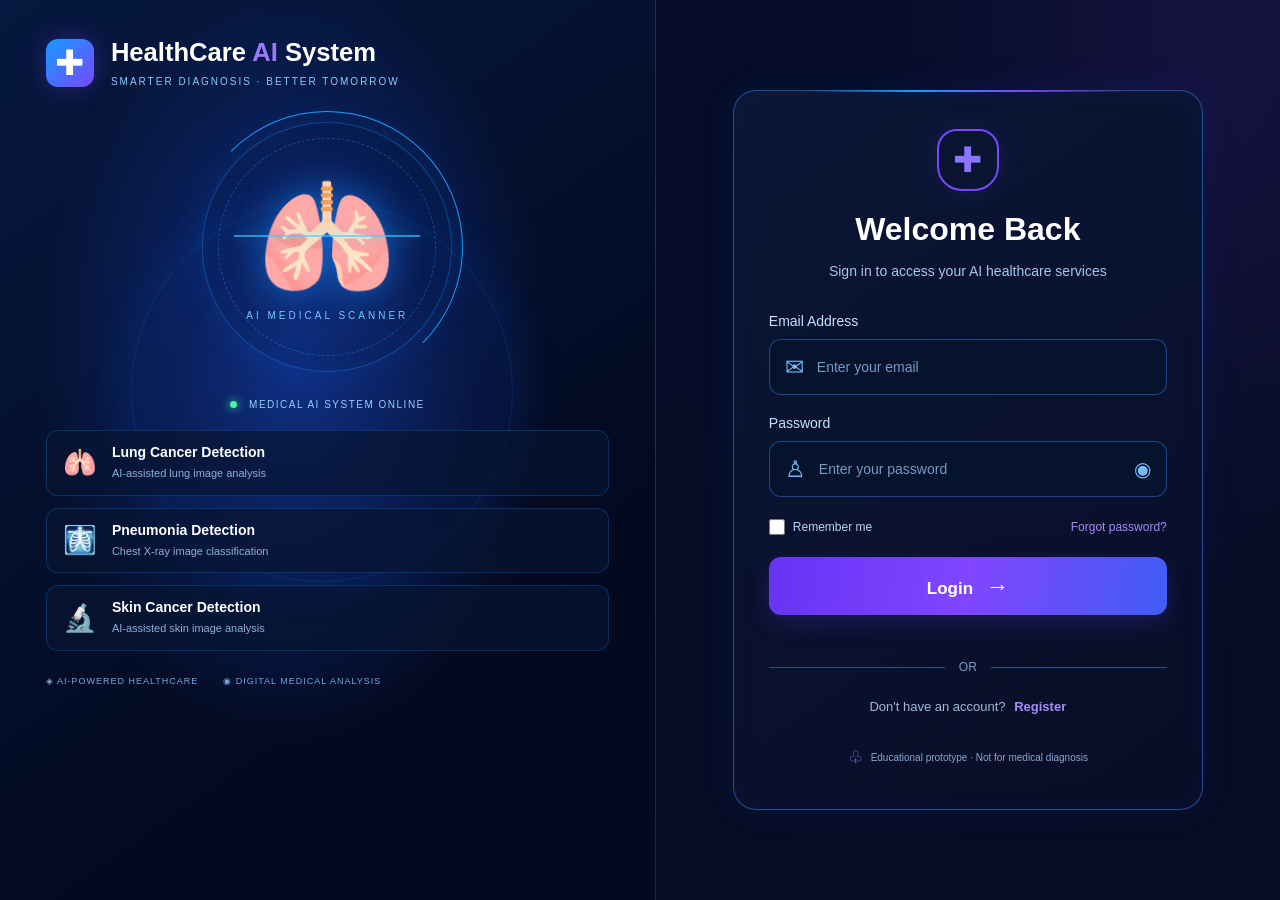
<file: index.html>
<!DOCTYPE html>
<html lang="en">
<head>
    <meta charset="UTF-8">
    <meta name="viewport" content="width=device-width, initial-scale=1.0">
    <title>Login | HealthCare AI System</title>
    <link rel="stylesheet" href="style.css">
    <script src="auth.js" defer></script>
</head>
<body>

<div class="page-container">

    <section class="medical-panel">

        <header class="brand">
            <div class="brand-icon">✚</div>
            <div>
                <h2>HealthCare <span>AI</span> System</h2>
                <p>SMARTER DIAGNOSIS · BETTER TOMORROW</p>
            </div>
        </header>

        <div class="medical-visual">
            <div class="scan-circle">
                <div class="lungs">🫁</div>
                <div class="scan-label">AI MEDICAL SCANNER</div>
                <div class="scan-line"></div>
            </div>

            <div class="scan-status">
                <span class="online-dot"></span>
                MEDICAL AI SYSTEM ONLINE
            </div>
        </div>

        <div class="service-list">

            <div class="service-item">
                <span class="service-icon">🫁</span>
                <div>
                    <h3>Lung Cancer Detection</h3>
                    <p>AI-assisted lung image analysis</p>
                </div>
            </div>

            <div class="service-item">
                <span class="service-icon">🩻</span>
                <div>
                    <h3>Pneumonia Detection</h3>
                    <p>Chest X-ray image classification</p>
                </div>
            </div>

            <div class="service-item">
                <span class="service-icon">🔬</span>
                <div>
                    <h3>Skin Cancer Detection</h3>
                    <p>AI-assisted skin image analysis</p>
                </div>
            </div>

        </div>

        <div class="medical-footer">
            <span>◈ AI-POWERED HEALTHCARE</span>
            <span>◉ DIGITAL MEDICAL ANALYSIS</span>
        </div>

    </section>

    <section class="login-panel">

        <div class="login-card">

            <div class="shield">✚</div>

            <h1>Welcome Back</h1>

            <p class="subtitle">
                Sign in to access your AI healthcare services
            </p>

            <form id="loginForm">

                <label for="email">Email Address</label>

                <div class="input-box">
                    <span>✉</span>
                    <input
                        type="email"
                        id="email"
                        placeholder="Enter your email"
                        autocomplete="email"
                        required
                    >
                </div>

                <label for="password">Password</label>

                <div class="input-box">
                    <span>♙</span>
                    <input
                        type="password"
                        id="password"
                        placeholder="Enter your password"
                        autocomplete="current-password"
                        required
                    >

                    <button
                        type="button"
                        class="toggle-password"
                        id="togglePassword"
                        aria-label="Show password"
                    >◉</button>
                </div>

                <div class="login-options">
                    <label class="remember">
                        <input type="checkbox" id="remember">
                        Remember me
                    </label>

                    <a href="#" id="forgotLink">Forgot password?</a>
                </div>

                <button type="submit" class="login-btn" id="loginButton">
                    Login <span>→</span>
                </button>

                <p id="message" role="status" aria-live="polite"></p>

                <div class="or-divider">
                    <span></span>
                    <p>OR</p>
                    <span></span>
                </div>

                <p class="register-text">
                    Don't have an account?
                    <a href="register.html">Register</a>
                </p>

            </form>

            <div class="security-note">
                <span>♧</span>
                Educational prototype · Not for medical diagnosis
            </div>

        </div>

    </section>

</div>

</body>
</html>
</file>
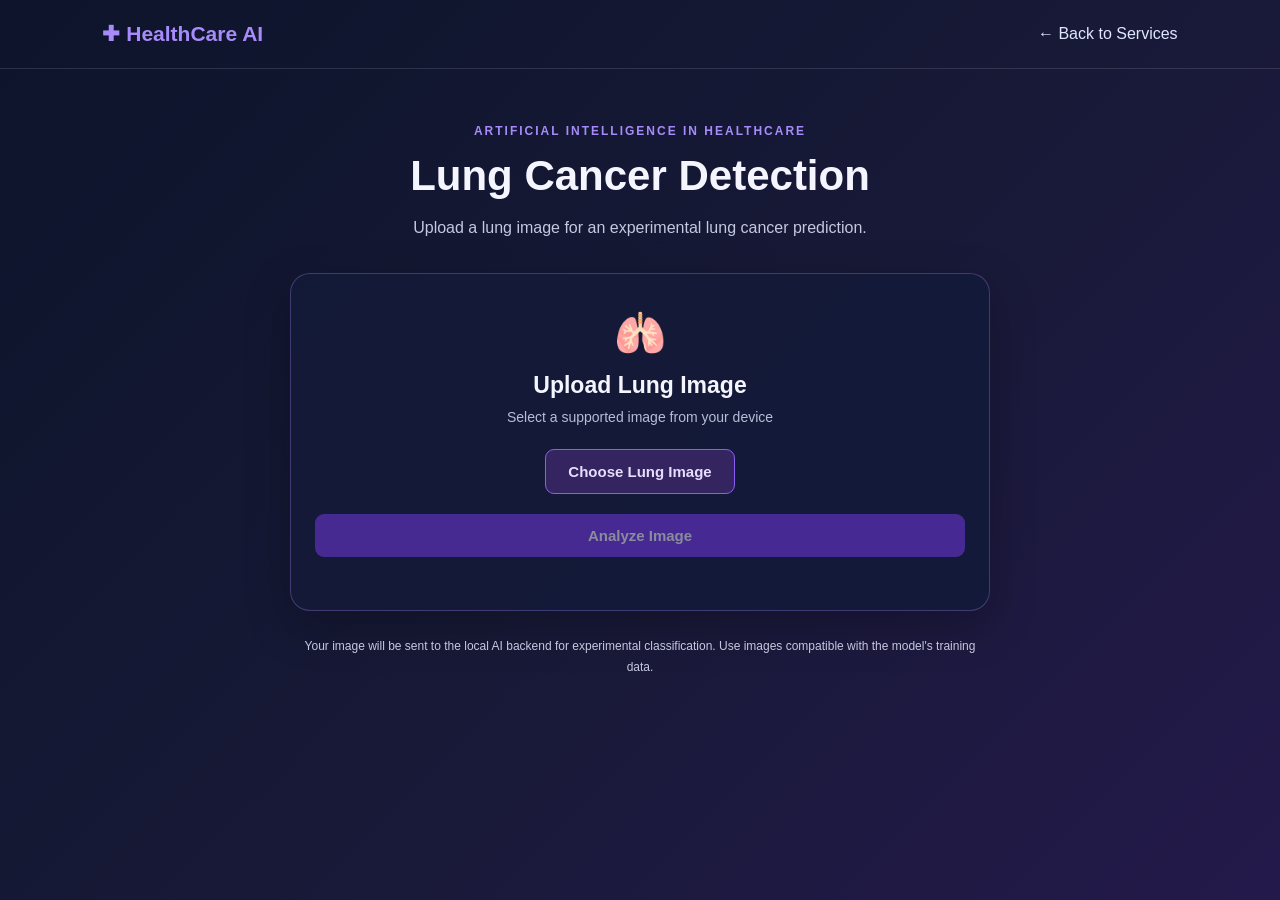
<file: lung_cancer.html>
<!DOCTYPE html>
<html lang="en">
<head>
    <meta charset="UTF-8">
    <meta name="viewport" content="width=device-width, initial-scale=1.0">
    <title>Lung Cancer Detection | HealthCare AI System</title>
    <link rel="stylesheet" href="lung_cancer.css">
</head>
<body>

<header class="navbar">
    <a href="services.html" class="brand">✚ HealthCare AI</a>
    <a href="services.html" class="back-link">← Back to Services</a>
</header>

<main class="container">
    <p class="eyebrow">ARTIFICIAL INTELLIGENCE IN HEALTHCARE</p>
    <h1>Lung Cancer Detection</h1>

    <p class="subtitle">
        Upload a lung image for an experimental lung cancer prediction.
    </p>

    <section class="upload-card">
        <div class="upload-icon">🫁</div>
        <h2>Upload Lung Image</h2>
        <p class="hint">Select a supported image from your device</p>

        <input type="file" id="lungInput" accept="image/*" hidden>

        <label for="lungInput" class="upload-button">
            Choose Lung Image
        </label>

        <div id="previewArea" class="preview-area" hidden>
            <img id="lungPreview" alt="Selected lung image preview">
            <p id="fileName"></p>
        </div>

        <button type="button" id="analyzeButton"
                class="analyze-button" disabled>
            Analyze Image
        </button>

        <p id="statusMessage" role="status" aria-live="polite"></p>

        <div id="resultBox" class="result-box" hidden>
            <h2>AI Prediction Result</h2>
            <p id="predictionLabel"></p>
            <p id="predictionScore"></p>
            <div id="probabilities"></div>

            <p class="disclaimer">
                This is an experimental AI prediction, not a medical
                diagnosis. Consult a qualified healthcare professional
                for interpretation.
            </p>
        </div>
    </section>

    <p class="notice">
        Your image will be sent to the local AI backend for experimental
        classification. Use images compatible with the model's training data.
    </p>
</main>

<script>
const lungInput = document.getElementById("lungInput");
const previewArea = document.getElementById("previewArea");
const lungPreview = document.getElementById("lungPreview");
const fileName = document.getElementById("fileName");
const analyzeButton = document.getElementById("analyzeButton");
const statusMessage = document.getElementById("statusMessage");
const resultBox = document.getElementById("resultBox");
const predictionLabel = document.getElementById("predictionLabel");
const predictionScore = document.getElementById("predictionScore");
const probabilities = document.getElementById("probabilities");

let selectedFile = null;
let previewUrl = null;

lungInput.addEventListener("change", () => {
    const file = lungInput.files[0];

    selectedFile = null;
    analyzeButton.disabled = true;
    resultBox.hidden = true;
    previewArea.hidden = true;
    statusMessage.textContent = "";
    probabilities.replaceChildren();

    if (previewUrl) {
        URL.revokeObjectURL(previewUrl);
        previewUrl = null;
    }

    if (!file) return;

    if (!file.type.startsWith("image/")) {
        statusMessage.textContent = "Please select a valid image.";
        lungInput.value = "";
        return;
    }

    if (file.size > 10 * 1024 * 1024) {
        statusMessage.textContent = "Image must be smaller than 10 MB.";
        lungInput.value = "";
        return;
    }

    previewUrl = URL.createObjectURL(file);
    lungPreview.src = previewUrl;

    lungPreview.onload = () => {
        selectedFile = file;
        fileName.textContent = file.name;
        previewArea.hidden = false;
        analyzeButton.disabled = false;
        statusMessage.textContent = "Image selected successfully.";
    };

    lungPreview.onerror = () => {
        selectedFile = null;
        lungInput.value = "";
        previewArea.hidden = true;
        analyzeButton.disabled = true;
        statusMessage.textContent = "Could not preview this image.";
        URL.revokeObjectURL(previewUrl);
        previewUrl = null;
    };
});

analyzeButton.addEventListener("click", async () => {
    if (!selectedFile) {
        statusMessage.textContent = "Please select an image first.";
        return;
    }

    const formData = new FormData();
    formData.append("image", selectedFile);

    analyzeButton.disabled = true;
    resultBox.hidden = true;
    statusMessage.textContent = "Analyzing image... Please wait.";

    try {
        const response = await fetch(
            "http://127.0.0.1:5000/predict-lung",
            {
                method: "POST",
                body: formData
            }
        );

        const data = await response.json();

        if (!response.ok) {
            throw new Error(data.error || `Server error: ${response.status}`);
        }

        if (!data.prediction) {
            throw new Error("No prediction was returned by the backend.");
        }

        predictionLabel.textContent = "Prediction: " + data.prediction;

        const score = Number(data.model_score);
        predictionScore.textContent = Number.isFinite(score)
            ? "Model score: " + score.toFixed(2) + "%"
            : "Model score unavailable.";

        probabilities.replaceChildren();

        if (data.class_probabilities) {
            const heading = document.createElement("h3");
            heading.textContent = "Class probabilities";
            probabilities.appendChild(heading);

            for (const [label, value] of Object.entries(
                data.class_probabilities
            )) {
                const line = document.createElement("p");
                line.textContent =
                    label + ": " + Number(value).toFixed(2) + "%";
                probabilities.appendChild(line);
            }
        }

        resultBox.hidden = false;
        statusMessage.textContent =
            "Analysis completed. Experimental result only.";

    } catch (error) {
        console.error("Lung analysis error:", error);

        statusMessage.textContent =
            "Analysis failed: " + error.message;

        if (error instanceof TypeError) {
            statusMessage.textContent +=
                " Check that Flask is running and the browser can reach it.";
        }
    } finally {
        analyzeButton.disabled = !selectedFile;
    }
});

window.addEventListener("beforeunload", () => {
    if (previewUrl) URL.revokeObjectURL(previewUrl);
});
</script>

</body>
</html>
</file>
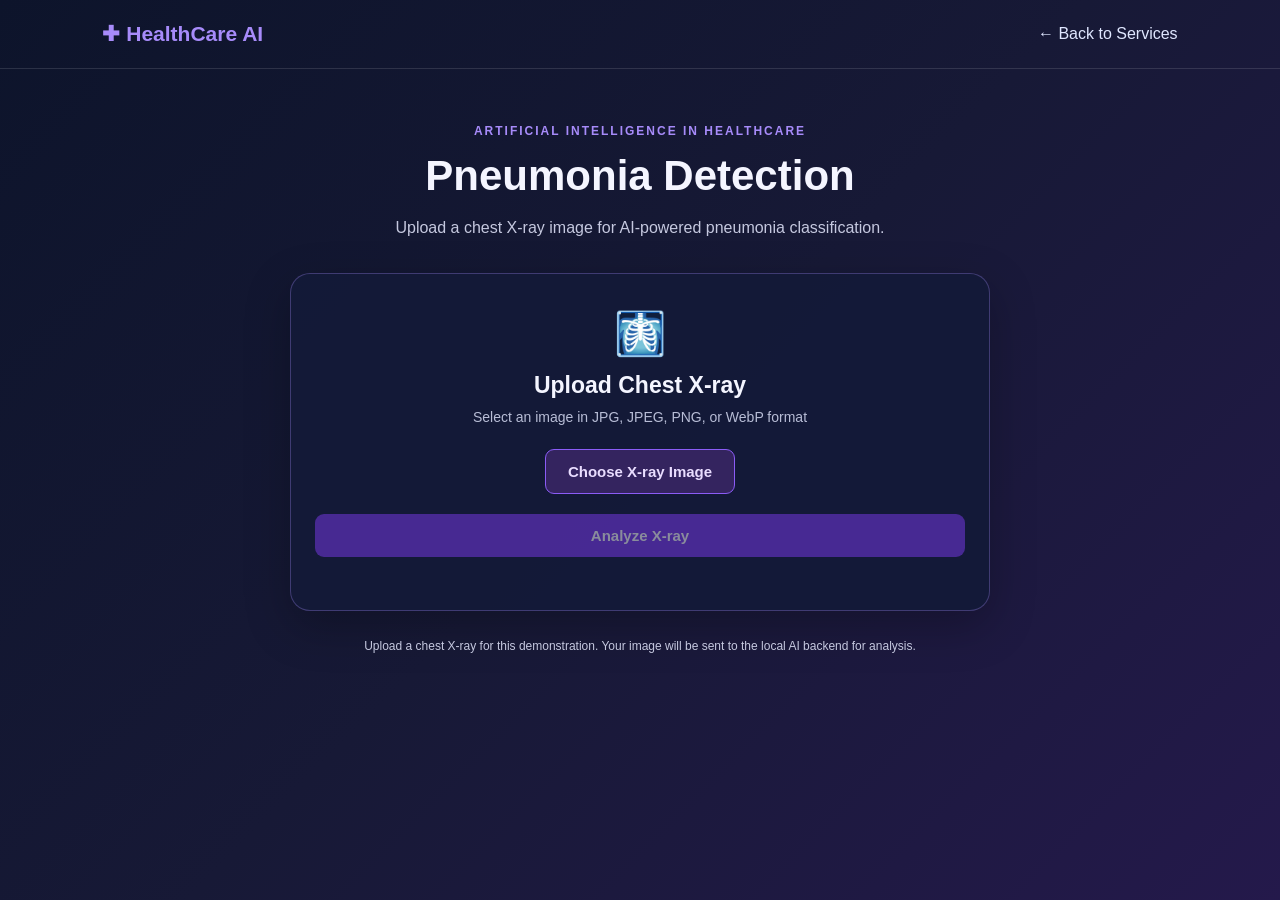
<file: pneumonia.html>
<!DOCTYPE html>
<html lang="en">
<head>
    <meta charset="UTF-8">
    <meta name="viewport" content="width=device-width, initial-scale=1.0">
    <title>Pneumonia Detection | HealthCare AI System</title>
    <link rel="stylesheet" href="pneumonia.css">
</head>
<body>

<header class="navbar">
    <a href="services.html" class="brand">✚ HealthCare AI</a>
    <a href="services.html" class="back-link">← Back to Services</a>
</header>

<main class="container">
    <p class="eyebrow">ARTIFICIAL INTELLIGENCE IN HEALTHCARE</p>
    <h1>Pneumonia Detection</h1>
    <p class="subtitle">
        Upload a chest X-ray image for AI-powered pneumonia classification.
    </p>

    <section class="upload-card">
        <div class="upload-icon">🩻</div>
        <h2>Upload Chest X-ray</h2>

        <p class="hint">
            Select an image in JPG, JPEG, PNG, or WebP format
        </p>

        <input
            type="file"
            id="xrayInput"
            accept="image/*"
            hidden
        >

        <label for="xrayInput" class="upload-button">
            Choose X-ray Image
        </label>

        <div id="previewArea" class="preview-area" hidden>
            <img id="xrayPreview" alt="Selected chest X-ray preview">
            <p id="fileName"></p>
        </div>

        <button id="analyzeButton" class="analyze-button" disabled>
            Analyze X-ray
        </button>

        <p id="statusMessage" role="status" aria-live="polite"></p>

        <div id="resultBox" class="result-box" hidden>
            <h2>AI Prediction Result</h2>

            <p id="predictionLabel"></p>
            <p id="predictionScore"></p>

            <h3>Class Probabilities</h3>
            <p id="normalProbability"></p>
            <p id="pneumoniaProbability"></p>

            <p class="disclaimer">
                This is an experimental AI prediction, not a medical
                diagnosis. Consult a qualified healthcare professional.
            </p>
        </div>
    </section>

    <p class="notice">
        Upload a chest X-ray for this demonstration. Your image will be
        sent to the local AI backend for analysis.
    </p>
</main>

<script>
const xrayInput = document.getElementById("xrayInput");
const previewArea = document.getElementById("previewArea");
const xrayPreview = document.getElementById("xrayPreview");
const fileName = document.getElementById("fileName");
const analyzeButton = document.getElementById("analyzeButton");
const statusMessage = document.getElementById("statusMessage");
const resultBox = document.getElementById("resultBox");
const predictionLabel = document.getElementById("predictionLabel");
const predictionScore = document.getElementById("predictionScore");
const normalProbability = document.getElementById("normalProbability");
const pneumoniaProbability = document.getElementById("pneumoniaProbability");

let selectedFile = null;
let previewUrl = null;

function clearPreview() {
    if (previewUrl) {
        URL.revokeObjectURL(previewUrl);
        previewUrl = null;
    }

    xrayPreview.removeAttribute("src");
    previewArea.hidden = true;
}

function formatPercent(value) {
    const number = Number(value);

    if (!Number.isFinite(number) || number < 0) {
        return null;
    }

    // Model probabilities are usually decimals between 0 and 1.
    return (number <= 1 ? number * 100 : number).toFixed(2) + "%";
}

function getProbability(probabilities, className) {
    if (!probabilities || typeof probabilities !== "object") {
        return null;
    }

    const key = Object.keys(probabilities).find(
        name => name.toLowerCase() === className.toLowerCase()
    );

    if (key === undefined) {
        return null;
    }

    return formatPercent(probabilities[key]);
}

xrayInput.addEventListener("change", () => {
    const file = xrayInput.files[0];

    selectedFile = null;
    analyzeButton.disabled = true;
    resultBox.hidden = true;
    statusMessage.textContent = "";

    clearPreview();

    if (!file) return;

    if (!file.type.startsWith("image/")) {
        statusMessage.textContent = "Please select a valid image file.";
        xrayInput.value = "";
        return;
    }

    if (file.size > 10 * 1024 * 1024) {
        statusMessage.textContent = "Image must be smaller than 10 MB.";
        xrayInput.value = "";
        return;
    }

    selectedFile = file;
    previewUrl = URL.createObjectURL(file);

    xrayPreview.src = previewUrl;
    fileName.textContent = file.name;
    previewArea.hidden = false;
    analyzeButton.disabled = false;
});

analyzeButton.addEventListener("click", async () => {
    if (!selectedFile) {
        statusMessage.textContent = "Please select a chest X-ray first.";
        return;
    }

    analyzeButton.disabled = true;
    resultBox.hidden = true;
    statusMessage.textContent = "Analyzing image. Please wait...";

    const formData = new FormData();
    formData.append("image", selectedFile);

    try {
        const response = await fetch(
            "https://healthcare-ai-system-4ei7.onrender.com/predict",
            {
                method: "POST",
                body: formData
            }
        );

        const data = await response.json();

        if (!response.ok) {
            throw new Error(data.error || "Image analysis failed.");
        }

        if (!data.prediction) {
            throw new Error("The backend did not return a prediction.");
        }

        predictionLabel.textContent =
            "Prediction: " + data.prediction;

        const score = formatPercent(data.model_score);

        predictionScore.textContent = score !== null
            ? "Model score: " + score
            : "Model score: Not provided";

        const probabilities = data.class_probabilities || {};

        const normal = getProbability(probabilities, "normal");
        const pneumonia = getProbability(probabilities, "pneumonia");

        normalProbability.textContent =
            "Normal cases: " + (normal ?? "Not provided");

        pneumoniaProbability.textContent =
            "Pneumonia cases: " + (pneumonia ?? "Not provided");

        resultBox.hidden = false;
        statusMessage.textContent = "Analysis complete.";

    } catch (error) {
        statusMessage.textContent =
            "Analysis failed: " + error.message +
            " Check that the Flask backend is running and supports /predict.";
    } finally {
        analyzeButton.disabled = false;
    }
});

window.addEventListener("beforeunload", clearPreview);
</script>

</body>
</html>
</file>
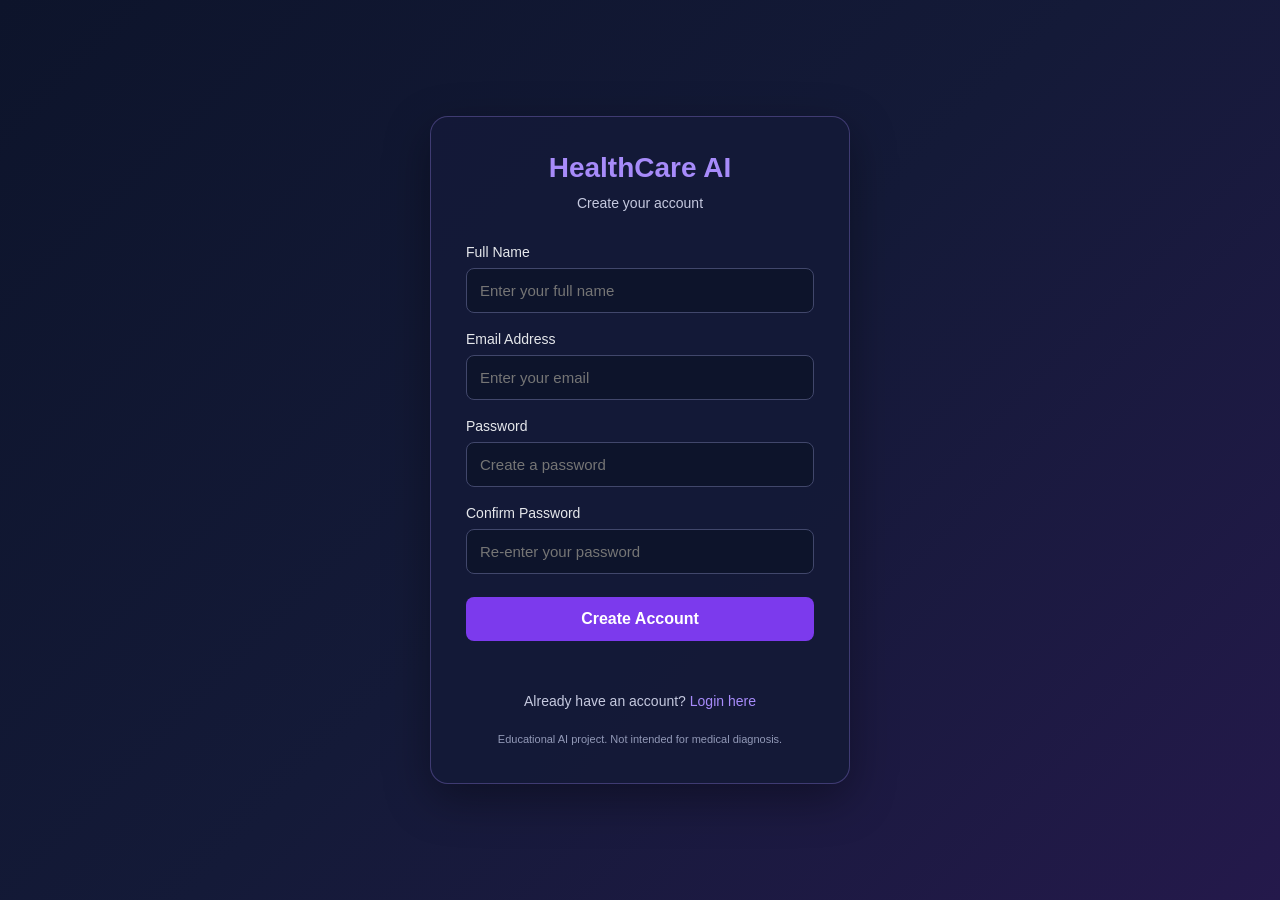
<file: register.html>
<!DOCTYPE html>
<html lang="en">
<head>
    <meta charset="UTF-8">
    <meta name="viewport" content="width=device-width, initial-scale=1.0">
    <title>Register | HealthCare AI System</title>
    <link rel="stylesheet" href="style.css">
    <script src="auth.js" defer></script>

    <style>
        * {
            box-sizing: border-box;
            margin: 0;
            padding: 0;
        }

        body {
            min-height: 100vh;
            display: flex;
            justify-content: center;
            align-items: center;
            padding: 20px;
            font-family: Arial, sans-serif;
            color: #fff;
            background: linear-gradient(135deg, #0d142b, #141a38, #24194b);
        }

        .register-card {
            width: 100%;
            max-width: 420px;
            padding: 35px;
            background: rgba(20, 26, 56, 0.96);
            border: 1px solid rgba(167, 139, 250, 0.3);
            border-radius: 18px;
            box-shadow: 0 15px 45px rgba(0, 0, 0, 0.35);
        }

        .logo {
            text-align: center;
            font-size: 28px;
            margin-bottom: 8px;
            color: #a78bfa;
        }

        .subtitle {
            text-align: center;
            color: #c5c9df;
            font-size: 14px;
            margin-bottom: 28px;
        }

        .form-group {
            margin-bottom: 18px;
        }

        label {
            display: block;
            margin-bottom: 8px;
            font-size: 14px;
            color: #e5e7eb;
        }

        input {
            width: 100%;
            padding: 13px;
            border: 1px solid #41476b;
            border-radius: 8px;
            background: #0d142b;
            color: #fff;
            font-size: 15px;
            outline: none;
        }

        input:focus {
            border-color: #a78bfa;
            box-shadow: 0 0 0 2px rgba(167, 139, 250, 0.15);
        }

        .register-btn {
            width: 100%;
            padding: 13px;
            margin-top: 5px;
            border: none;
            border-radius: 8px;
            background: #7c3aed;
            color: white;
            font-size: 16px;
            font-weight: bold;
            cursor: pointer;
        }

        .register-btn:hover {
            background: #8b5cf6;
        }

        .message {
            margin-top: 15px;
            text-align: center;
            font-size: 14px;
            line-height: 1.5;
        }

        .links {
            text-align: center;
            margin-top: 22px;
            font-size: 14px;
            color: #c5c9df;
        }

        a {
            color: #a78bfa;
            text-decoration: none;
        }

        a:hover {
            text-decoration: underline;
        }

        .disclaimer {
            margin-top: 22px;
            text-align: center;
            color: #9299b7;
            font-size: 11px;
            line-height: 1.5;
        }
    </style>
</head>

<body>
    <main class="register-card">

        <h1 class="logo">HealthCare AI</h1>
        <p class="subtitle">Create your account</p>

        <form id="registerForm">

            <div class="form-group">
                <label for="name">Full Name</label>
                <input
                    type="text"
                    id="name"
                    name="name"
                    placeholder="Enter your full name"
                    autocomplete="name"
                    required
                >
            </div>

            <div class="form-group">
                <label for="email">Email Address</label>
                <input
                    type="email"
                    id="email"
                    name="email"
                    placeholder="Enter your email"
                    autocomplete="email"
                    required
                >
            </div>

            <div class="form-group">
                <label for="password">Password</label>
                <input
                    type="password"
                    id="password"
                    name="password"
                    placeholder="Create a password"
                    autocomplete="new-password"
                    minlength="8"
                    required
                >
            </div>

            <div class="form-group">
                <label for="confirmPassword">Confirm Password</label>
                <input
                    type="password"
                    id="confirmPassword"
                    name="confirmPassword"
                    placeholder="Re-enter your password"
                    autocomplete="new-password"
                    minlength="8"
                    required
                >
            </div>

            <button type="submit" class="register-btn">
                Create Account
            </button>

            <p id="message" class="message" role="status" aria-live="polite"></p>

        </form>

        <p class="links">
            Already have an account?
            <a href="index.html">Login here</a>
        </p>

        <p class="disclaimer">
            Educational AI project. Not intended for medical diagnosis.
        </p>

    </main>
</body>
</html>
</file>
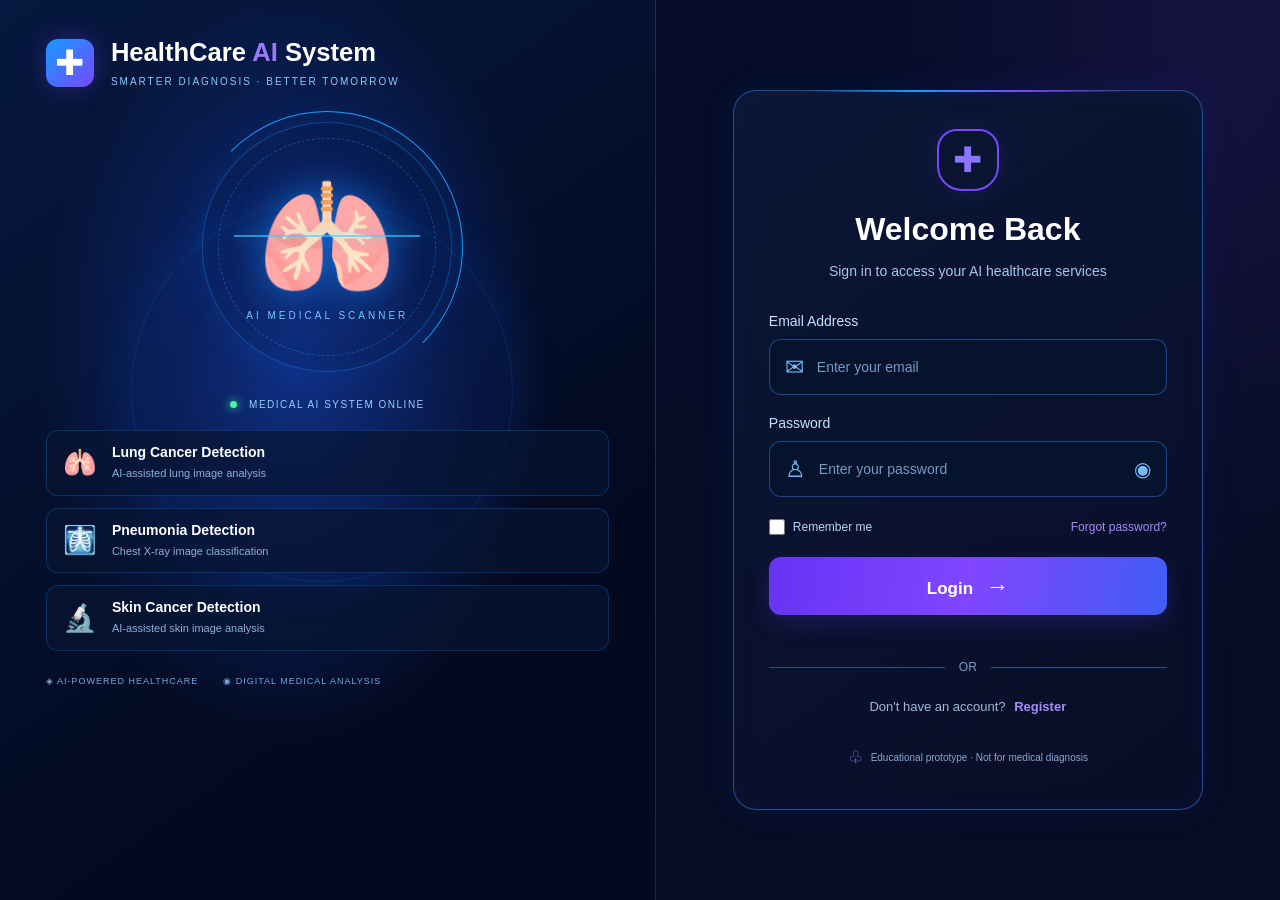
<file: services.html>
<!DOCTYPE html>
<html lang="en">
<head>
    <meta charset="UTF-8">
    <meta name="viewport" content="width=device-width, initial-scale=1.0">

    <title>HealthCare AI System | Services</title>

    <link rel="stylesheet" href="services.css">
</head>
<body>

    <header class="navbar">
        <a href="services.html" class="logo">HealthCare AI</a>

        <nav>
            <button type="button" id="logoutButton">
                Logout
            </button>
        </nav>
    </header>

    <main>
        <section class="hero">
            <p class="eyebrow">
                ARTIFICIAL INTELLIGENCE IN HEALTHCARE
            </p>

            <h1>Your Health, Supported by AI</h1>

            <p>
                Explore experimental AI models for medical image
                classification.
            </p>

            <a class="primary-btn" href="#services">
                Explore AI Services
            </a>
        </section>

        <section id="services" class="services">
            <h2>Our AI Services</h2>

            <p class="section-text">
                Choose a service to begin.
            </p>

            <div class="service-grid">

                <!-- Lung Cancer Detection -->
                <article class="service-card">
                    <div class="service-icon">🫁</div>

                    <h3>Lung Cancer Detection</h3>

                    <p>
                        Upload a supported lung image for an
                        experimental AI prediction.
                    </p>

                    <a class="service-btn" href="lung_cancer.html">
                        Start Detection
                    </a>
                </article>

                <!-- Pneumonia Detection -->
                <article class="service-card">
                    <div class="service-icon">🩻</div>

                    <h3>Pneumonia Detection</h3>

                    <p>
                        Upload a chest X-ray for an experimental
                        pneumonia prediction.
                    </p>

                    <a class="service-btn" href="pneumonia.html">
                        Start Detection
                    </a>
                </article>

                <!-- Skin Cancer Detection -->
                <article class="service-card">
                    <div class="service-icon">🔬</div>

                    <h3>Skin Cancer Detection</h3>

                    <p>
                        Upload a skin-lesion image for experimental
                        AI-based skin lesion classification.
                    </p>

                    <a class="service-btn" href="skin.html">
                        Start Detection
                    </a>
                </article>

            </div>
        </section>

        <section id="about" class="about">
            <h2>About This Project</h2>

            <p>
                This student project demonstrates image classification
                using machine learning. Its predictions are experimental
                and are not medical diagnoses.
            </p>
        </section>
    </main>

    <footer>
        <p>HealthCare AI System | Educational Project</p>
    </footer>

    <script>
        document.addEventListener("DOMContentLoaded", function () {

            // Check whether the user is logged in.
            const isLoggedIn =
                localStorage.getItem("loggedIn") === "true";

            if (!isLoggedIn) {
                window.location.replace("./index.html");
                return;
            }

            // Logout functionality.
            const logoutButton =
                document.getElementById("logoutButton");

            logoutButton.addEventListener("click", function () {
                localStorage.removeItem("loggedIn");
                localStorage.removeItem("userEmail");
                sessionStorage.clear();

                window.location.replace("./index.html");
            });

        });
    </script>

</body>
</html>
</file>
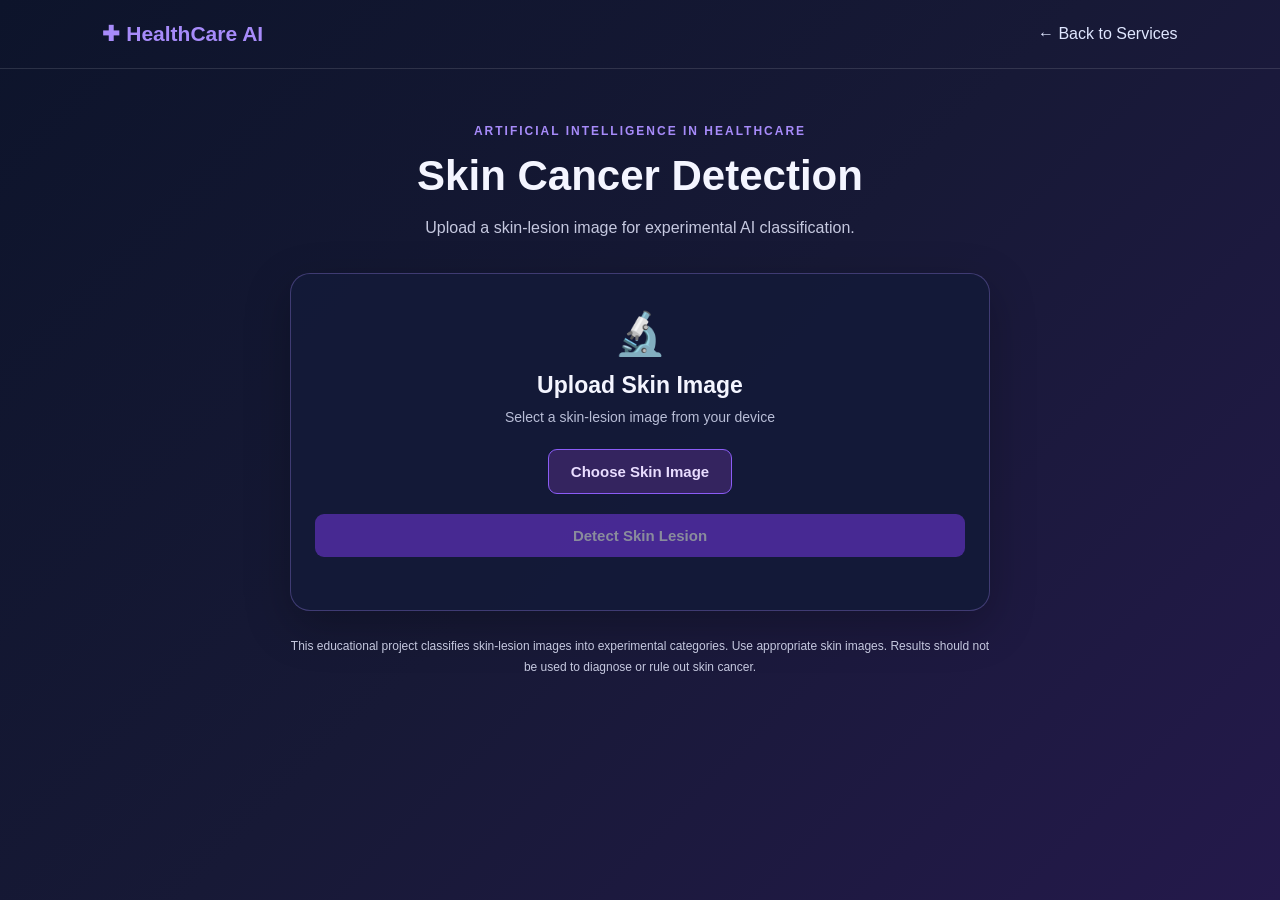
<file: skin.html>
<!DOCTYPE html>
<html lang="en">
<head>
    <meta charset="UTF-8">
    <meta name="viewport" content="width=device-width, initial-scale=1.0">
    <title>Skin Cancer Detection | HealthCare AI System</title>
    <link rel="stylesheet" href="skin.css">
</head>
<body>

<header class="navbar">
    <a href="services.html" class="brand">✚ HealthCare AI</a>
    <a href="services.html" class="back-link">← Back to Services</a>
</header>

<main class="container">
    <p class="eyebrow">ARTIFICIAL INTELLIGENCE IN HEALTHCARE</p>
    <h1>Skin Cancer Detection</h1>

    <p class="subtitle">
        Upload a skin-lesion image for experimental AI classification.
    </p>

    <section class="upload-card">
        <div class="upload-icon">🔬</div>
        <h2>Upload Skin Image</h2>
        <p class="hint">Select a skin-lesion image from your device</p>

        <input type="file" id="skinInput" accept="image/*" hidden>

        <label for="skinInput" class="upload-button">
            Choose Skin Image
        </label>

        <div id="previewArea" class="preview-area" hidden>
            <img id="skinPreview" alt="Selected skin image preview">
            <p id="fileName"></p>
        </div>

        <button type="button" id="analyzeButton"
                class="analyze-button" disabled>
            Detect Skin Lesion
        </button>

        <p id="statusMessage" role="status" aria-live="polite"></p>

        <div id="resultBox" class="result-box" hidden>
            <h2>AI Prediction Result</h2>
            <p id="predictionLabel"></p>
            <p id="predictionScore"></p>
            <div id="probabilities"></div>

            <p class="disclaimer">
                This is an experimental skin-lesion classification result,
                not a medical diagnosis. The model score is not the
                probability that a lesion is cancerous. Consult a qualified
                healthcare professional for medical concerns.
            </p>
        </div>
    </section>

    <p class="notice">
        This educational project classifies skin-lesion images into
        experimental categories. Use appropriate skin images. Results
        should not be used to diagnose or rule out skin cancer.
    </p>
</main>

<script>
const skinInput = document.getElementById("skinInput");
const previewArea = document.getElementById("previewArea");
const skinPreview = document.getElementById("skinPreview");
const fileName = document.getElementById("fileName");
const analyzeButton = document.getElementById("analyzeButton");
const statusMessage = document.getElementById("statusMessage");
const resultBox = document.getElementById("resultBox");
const predictionLabel = document.getElementById("predictionLabel");
const predictionScore = document.getElementById("predictionScore");
const probabilities = document.getElementById("probabilities");

let selectedFile = null;
let previewUrl = null;

skinInput.addEventListener("change", () => {
    const file = skinInput.files[0];

    selectedFile = null;
    analyzeButton.disabled = true;
    resultBox.hidden = true;
    previewArea.hidden = true;
    statusMessage.textContent = "";
    probabilities.replaceChildren();

    if (previewUrl) {
        URL.revokeObjectURL(previewUrl);
        previewUrl = null;
    }

    if (!file) return;

    if (!file.type.startsWith("image/")) {
        statusMessage.textContent = "Please select a valid image.";
        skinInput.value = "";
        return;
    }

    if (file.size > 10 * 1024 * 1024) {
        statusMessage.textContent = "Image must be smaller than 10 MB.";
        skinInput.value = "";
        return;
    }

    previewUrl = URL.createObjectURL(file);
    skinPreview.src = previewUrl;

    skinPreview.onload = () => {
        selectedFile = file;
        fileName.textContent = file.name;
        previewArea.hidden = false;
        analyzeButton.disabled = false;
        statusMessage.textContent = "Image selected successfully.";
    };

    skinPreview.onerror = () => {
        selectedFile = null;
        skinInput.value = "";
        previewArea.hidden = true;
        analyzeButton.disabled = true;
        statusMessage.textContent = "Could not preview this image.";

        if (previewUrl) URL.revokeObjectURL(previewUrl);
        previewUrl = null;
    };
});

analyzeButton.addEventListener("click", async () => {
    if (!selectedFile) {
        statusMessage.textContent = "Please select an image first.";
        return;
    }

    const formData = new FormData();
    formData.append("image", selectedFile);

    analyzeButton.disabled = true;
    resultBox.hidden = true;
    statusMessage.textContent = "Analyzing image... Please wait.";

    try {
        const response = await fetch(
            "http://127.0.0.1:5000/predict-skin",
            {
                method: "POST",
                body: formData
            }
        );

        const data = await response.json();

        if (!response.ok) {
            throw new Error(
                data.error || `Server error: ${response.status}`
            );
        }

        if (!data.prediction) {
            throw new Error("No prediction was returned by the backend.");
        }

        predictionLabel.textContent =
            "Prediction: " + data.prediction;

        const score = Number(data.model_score);

        predictionScore.textContent = Number.isFinite(score)
            ? "Model score: " + score.toFixed(2) + "%"
            : "Model score unavailable.";

        probabilities.replaceChildren();

        if (data.class_probabilities) {
            const heading = document.createElement("h3");
            heading.textContent = "Class scores";
            probabilities.appendChild(heading);

            for (const [label, value] of Object.entries(
                data.class_probabilities
            )) {
                const line = document.createElement("p");
                line.textContent =
                    label + ": " + Number(value).toFixed(2) + "%";
                probabilities.appendChild(line);
            }
        }

        resultBox.hidden = false;
        statusMessage.textContent =
            "Classification completed. Experimental result only.";

    } catch (error) {
        console.error("Skin analysis error:", error);

        statusMessage.textContent =
            "Classification failed: " + error.message;

        if (error instanceof TypeError) {
            statusMessage.textContent +=
                " Check that Flask is running and accessible.";
        }
    } finally {
        analyzeButton.disabled = !selectedFile;
    }
});

window.addEventListener("beforeunload", () => {
    if (previewUrl) URL.revokeObjectURL(previewUrl);
});
</script>

</body>
</html>
</file>
<file: style.css>
* {
    margin: 0;
    padding: 0;
    box-sizing: border-box;
}

:root {
    --blue: #159dff;
    --purple: #7847ff;
    --light: #dceaff;
    --muted: #8eafd9;
    --background: #030a20;
}

body {
    min-height: 100vh;
    font-family: Arial, Helvetica, sans-serif;
    background: var(--background);
    color: white;
}

.page-container {
    min-height: 100vh;
    display: grid;
    grid-template-columns: 1.05fr 1fr;
}

/* LEFT MEDICAL PANEL */

.medical-panel {
    position: relative;
    overflow: hidden;
    padding: 38px 7%;
    background:
        radial-gradient(ellipse at 45% 40%, #102f85 0%, transparent 50%),
        linear-gradient(145deg, #06183f, #03091e 75%);
    border-right: 1px solid #168cff45;
}

.medical-panel::before {
    content: "";
    position: absolute;
    width: 380px;
    height: 380px;
    border: 1px solid #168cff30;
    border-radius: 50%;
    top: 200px;
    left: 20%;
    box-shadow:
        0 0 50px #075dff20,
        inset 0 0 60px #075dff15;
    pointer-events: none;
}

.brand {
    display: flex;
    align-items: center;
    gap: 17px;
    position: relative;
    z-index: 1;
}

.brand-icon {
    width: 48px;
    height: 48px;
    display: grid;
    place-items: center;
    color: white;
    font-size: 35px;
    border-radius: 12px;
    background: linear-gradient(135deg, #159dff, #7847ff);
    box-shadow: 0 0 25px #7847ff50;
}

.brand h2 {
    font-size: clamp(19px, 2vw, 27px);
    white-space: nowrap;
}

.brand h2 span {
    color: #9d78ff;
}

.brand p {
    font-size: 10px;
    letter-spacing: 2px;
    color: #8dcaff;
    margin-top: 9px;
}

.medical-visual {
    position: relative;
    display: flex;
    flex-direction: column;
    align-items: center;
    justify-content: center;
    margin: 35px 0 20px;
    min-height: 280px;
}

.scan-circle {
    width: 250px;
    height: 250px;
    border: 1px solid #168cff65;
    border-radius: 50%;
    display: flex;
    flex-direction: column;
    justify-content: center;
    align-items: center;
    position: relative;
    background: radial-gradient(circle, #103b9a50, #07132b20 68%);
    box-shadow:
        0 0 35px #087bff20,
        inset 0 0 35px #087bff15;
}

.scan-circle::before,
.scan-circle::after {
    content: "";
    position: absolute;
    border: 1px dashed #168cff70;
    border-radius: 50%;
}

.scan-circle::before {
    inset: 15px;
    animation: rotate 25s linear infinite;
}

.scan-circle::after {
    inset: -12px;
    border-style: solid;
    border-color: #159dff #159dff transparent transparent;
    animation: rotate 8s linear infinite;
}

.lungs {
    font-size: 112px;
    filter: drop-shadow(0 0 16px #168cff90);
}

.scan-label {
    color: #74caff;
    font-size: 10px;
    letter-spacing: 3px;
    margin-top: 5px;
}

.scan-line {
    position: absolute;
    width: 75%;
    height: 2px;
    top: 45%;
    background: #42c9ff;
    box-shadow: 0 0 16px #159dff;
    opacity: 0.65;
    animation: scan 3s ease-in-out infinite alternate;
}

.scan-status {
    font-size: 10px;
    letter-spacing: 1.5px;
    color: #93cfff;
    margin-top: 27px;
}

.online-dot {
    display: inline-block;
    width: 7px;
    height: 7px;
    background: #42f5a5;
    border-radius: 50%;
    margin-right: 8px;
    box-shadow: 0 0 10px #42f5a5;
}

.service-list {
    display: grid;
    gap: 12px;
    position: relative;
    z-index: 1;
}

.service-item {
    display: flex;
    align-items: center;
    gap: 15px;
    padding: 13px 16px;
    border: 1px solid #168cff40;
    border-radius: 12px;
    background: #071632b8;
    transition: 0.25s;
}

.service-item:hover {
    border-color: #7847ff;
    transform: translateX(5px);
    box-shadow: 0 0 20px #7847ff15;
}

.service-icon {
    font-size: 27px;
}

.service-item h3 {
    font-size: 14px;
    margin-bottom: 5px;
}

.service-item p {
    color: var(--muted);
    font-size: 11px;
    line-height: 1.5;
}

.medical-footer {
    display: flex;
    flex-wrap: wrap;
    gap: 12px 25px;
    margin-top: 25px;
    color: #7ba6d9;
    font-size: 9px;
    letter-spacing: 1px;
}

/* RIGHT LOGIN PANEL */

.login-panel {
    display: flex;
    align-items: center;
    justify-content: center;
    padding: 35px;
    background:
        radial-gradient(ellipse at 90% 5%, #301c6a60, transparent 45%),
        linear-gradient(145deg, #050d29, #080d24);
}

.login-card {
    width: 100%;
    max-width: 470px;
    padding: 38px 35px;
    border: 1px solid #398bff80;
    border-radius: 23px;
    background: linear-gradient(145deg, #0b1837f2, #090e27f5);
    box-shadow:
        0 0 40px #124fff15,
        inset 0 0 30px #7345ff0a;
    position: relative;
}

.login-card::before {
    content: "";
    position: absolute;
    top: -1px;
    left: 15%;
    right: 15%;
    height: 2px;
    background: linear-gradient(90deg, transparent, #159dff, #7847ff, transparent);
}

.shield {
    width: 62px;
    height: 62px;
    display: grid;
    place-items: center;
    margin: 0 auto 20px;
    border: 2px solid #7847ff;
    border-radius: 20px 20px 25px 25px;
    color: #8b74ff;
    font-size: 35px;
    transform: rotate(0deg);
    box-shadow: 0 0 25px #7847ff20;
}

.login-card h1 {
    text-align: center;
    font-size: 32px;
    margin-bottom: 12px;
}

.subtitle {
    color: #a7c6ed;
    text-align: center;
    font-size: 14px;
    line-height: 1.7;
    margin-bottom: 30px;
}

#loginForm > label {
    display: block;
    color: #c5e1ff;
    font-size: 14px;
    margin: 20px 0 10px;
}

.input-box {
    display: flex;
    align-items: center;
    gap: 13px;
    padding: 0 15px;
    min-height: 56px;
    border: 1px solid #398bff70;
    border-radius: 12px;
    background: #06132d;
    transition: 0.25s;
}

.input-box:focus-within {
    border-color: #8b5cf6;
    box-shadow: 0 0 18px #7847ff25;
}

.input-box > span {
    font-size: 23px;
    color: #78b9ff;
}

.input-box input {
    width: 100%;
    min-width: 0;
    background: transparent;
    border: none;
    outline: none;
    color: white;
    font-size: 14px;
    padding: 16px 0;
}

.input-box input::placeholder {
    color: #7799c6;
}

.toggle-password {
    background: transparent;
    border: none;
    color: #78b9ff;
    font-size: 20px;
    cursor: pointer;
}

.login-options {
    display: flex;
    justify-content: space-between;
    align-items: center;
    gap: 12px;
    margin: 22px 0;
    font-size: 12px;
}

.remember {
    display: flex;
    align-items: center;
    gap: 8px;
    color: #b7d4f5;
    cursor: pointer;
}

.remember input {
    accent-color: #7847ff;
    width: 16px;
    height: 16px;
}

.login-options a,
.register-text a {
    color: #a78bfa;
    text-decoration: none;
}

.login-options a:hover,
.register-text a:hover {
    text-decoration: underline;
}

.login-btn {
    width: 100%;
    min-height: 58px;
    border: none;
    border-radius: 12px;
    color: white;
    font-size: 17px;
    font-weight: bold;
    cursor: pointer;
    background: linear-gradient(100deg, #6634f4, #8145ff, #405df4);
    box-shadow: 0 8px 25px #6438ff35;
    transition: 0.25s;
}

.login-btn span {
    font-size: 23px;
    margin-left: 8px;
}

.login-btn:hover {
    box-shadow: 0 8px 30px #7847ff65;
    transform: translateY(-2px);
}

#message {
    min-height: 18px;
    margin-top: 12px;
    text-align: center;
    color: #77edb5;
    font-size: 12px;
}

.or-divider {
    display: flex;
    align-items: center;
    gap: 14px;
    margin: 15px 0 25px;
}

.or-divider span {
    flex: 1;
    height: 1px;
    background: #31517c;
}

.or-divider p {
    color: #7d9dc5;
    font-size: 12px;
}

.register-text {
    text-align: center;
    color: #9db9dd;
    font-size: 13px;
}

.register-text a {
    font-weight: bold;
    margin-left: 5px;
}

.security-note {
    display: flex;
    justify-content: center;
    align-items: center;
    gap: 8px;
    color: #8aa9d0;
    font-size: 10px;
    line-height: 1.6;
    text-align: center;
    margin-top: 30px;
}

.security-note span {
    color: #8b74ff;
    font-size: 17px;
}

/* ANIMATIONS */

@keyframes rotate {
    to {
        transform: rotate(360deg);
    }
}

@keyframes scan {
    from {
        transform: translateY(-35px);
        opacity: 0.2;
    }

    to {
        transform: translateY(35px);
        opacity: 0.9;
    }
}

/* RESPONSIVE DESIGN */

@media (max-width: 1000px) {
    .page-container {
        grid-template-columns: 1fr;
    }

    .medical-panel {
        padding: 30px 7%;
    }

    .medical-visual {
        margin: 30px 0 20px;
    }

    .scan-circle {
        width: 220px;
        height: 220px;
    }

    .lungs {
        font-size: 95px;
    }

    .login-panel {
        padding: 35px 20px;
    }
}

@media (max-width: 480px) {
    .brand h2 {
        font-size: 18px;
        white-space: normal;
    }

    .brand p {
        font-size: 8px;
        letter-spacing: 1px;
    }

    .brand-icon {
        flex-shrink: 0;
    }

    .login-card {
        padding: 30px 20px;
    }

    .login-card h1 {
        font-size: 27px;
    }

    .login-options {
        font-size: 11px;
    }

    .medical-footer {
        font-size: 8px;
    }
}
</file>
<file: lung_cancer.css>
* {
    box-sizing: border-box;
    margin: 0;
    padding: 0;
}

body {
    min-height: 100vh;
    font-family: Arial, sans-serif;
    background: linear-gradient(135deg, #0d142b, #171936, #24194b);
    color: #f4f5ff;
}

.navbar {
    display: flex;
    justify-content: space-between;
    align-items: center;
    padding: 22px 8%;
    border-bottom: 1px solid rgba(255, 255, 255, 0.12);
}

.brand {
    color: #a78bfa;
    font-size: 21px;
    font-weight: bold;
    text-decoration: none;
}

.back-link {
    color: #e0e7ff;
    text-decoration: none;
}

.back-link:hover {
    color: #a78bfa;
}

.container {
    width: min(700px, 92%);
    margin: 55px auto;
    text-align: center;
}

.eyebrow {
    color: #a78bfa;
    font-size: 12px;
    font-weight: bold;
    letter-spacing: 2px;
    margin-bottom: 14px;
}

h1 {
    font-size: clamp(30px, 5vw, 42px);
    margin-bottom: 14px;
}

.subtitle {
    color: #c5c8df;
    line-height: 1.7;
    margin-bottom: 32px;
}

.upload-card {
    background: rgba(20, 26, 56, 0.95);
    border: 1px solid rgba(167, 139, 250, 0.3);
    border-radius: 20px;
    padding: 35px 24px;
    box-shadow: 0 15px 45px rgba(0, 0, 0, 0.25);
}

.upload-icon {
    font-size: 42px;
    margin-bottom: 14px;
}

.upload-card h2 {
    font-size: 23px;
    margin-bottom: 10px;
}

.hint {
    color: #b8bdd6;
    font-size: 14px;
    margin-bottom: 24px;
}

.upload-button,
.analyze-button {
    display: inline-block;
    padding: 13px 22px;
    border: none;
    border-radius: 9px;
    font-size: 15px;
    font-weight: bold;
    cursor: pointer;
    transition: 0.2s;
}

.upload-button {
    background: #34245f;
    color: #e9ddff;
    border: 1px solid #8b5cf6;
}

.upload-button:hover {
    background: #49317f;
}

.analyze-button {
    display: block;
    width: 100%;
    margin-top: 20px;
    background: #7c3aed;
    color: white;
}

.analyze-button:hover:not(:disabled) {
    background: #8b5cf6;
}

.analyze-button:disabled {
    opacity: 0.5;
    cursor: not-allowed;
}

.preview-area {
    margin-top: 25px;
}

.preview-area img {
    display: block;
    max-width: 100%;
    max-height: 350px;
    margin: 0 auto 12px;
    border-radius: 10px;
    object-fit: contain;
    background: #080d20;
}

#fileName {
    color: #c5c8df;
    overflow-wrap: anywhere;
    font-size: 13px;
}

#statusMessage {
    color: #c4b5fd;
    margin-top: 18px;
    line-height: 1.6;
    overflow-wrap: anywhere;
}

.result-box {
    margin-top: 25px;
    padding: 22px;
    border-radius: 12px;
    background: rgba(124, 58, 237, 0.13);
    border: 1px solid rgba(167, 139, 250, 0.4);
    overflow-wrap: anywhere;
}

.result-box h2 {
    margin-bottom: 15px;
}

#predictionLabel {
    font-size: 20px;
    font-weight: bold;
    color: #c4b5fd;
    margin-bottom: 10px;
}

#predictionScore {
    margin-bottom: 15px;
}

#probabilities {
    margin: 18px 0;
    line-height: 1.8;
    overflow-wrap: anywhere;
}

#probabilities h3 {
    margin-bottom: 10px;
    color: #c4b5fd;
}

.disclaimer,
.notice {
    color: #c5c8df;
    font-size: 12px;
    line-height: 1.7;
}

.notice {
    margin-top: 25px;
}

@media (max-width: 500px) {
    .navbar {
        padding: 18px 5%;
        gap: 12px;
    }

    .brand {
        font-size: 17px;
    }

    .back-link {
        font-size: 13px;
    }

    .container {
        margin: 35px auto;
    }

    .upload-card {
        padding: 28px 18px;
    }
}
</file>
<file: pneumonia.css>
* {
    box-sizing: border-box;
    margin: 0;
    padding: 0;
}

body {
    min-height: 100vh;
    font-family: Arial, sans-serif;
    background: linear-gradient(135deg, #0d142b, #171936, #24194b);
    color: #f4f5ff;
}

.navbar {
    display: flex;
    justify-content: space-between;
    align-items: center;
    padding: 22px 8%;
    border-bottom: 1px solid rgba(255, 255, 255, 0.12);
}

.brand {
    color: #a78bfa;
    font-size: 21px;
    font-weight: bold;
    text-decoration: none;
}

.back-link {
    color: #e0e7ff;
    text-decoration: none;
}

.back-link:hover {
    color: #a78bfa;
}

.container {
    width: min(700px, 92%);
    margin: 55px auto;
    text-align: center;
}

.eyebrow {
    color: #a78bfa;
    font-size: 12px;
    font-weight: bold;
    letter-spacing: 2px;
    margin-bottom: 14px;
}

h1 {
    font-size: clamp(30px, 5vw, 42px);
    margin-bottom: 14px;
}

.subtitle {
    color: #c5c8df;
    line-height: 1.7;
    margin-bottom: 32px;
}

.upload-card {
    background: rgba(20, 26, 56, 0.95);
    border: 1px solid rgba(167, 139, 250, 0.3);
    border-radius: 20px;
    padding: 35px 24px;
    box-shadow: 0 15px 45px rgba(0, 0, 0, 0.25);
}

.upload-icon {
    font-size: 42px;
    margin-bottom: 14px;
}

.upload-card h2 {
    font-size: 23px;
    margin-bottom: 10px;
}

.hint {
    color: #b8bdd6;
    font-size: 14px;
    margin-bottom: 24px;
}

.upload-button,
.analyze-button {
    display: inline-block;
    padding: 13px 22px;
    border: none;
    border-radius: 9px;
    font-size: 15px;
    font-weight: bold;
    cursor: pointer;
    transition: 0.2s;
}

.upload-button {
    background: #34245f;
    color: #e9ddff;
    border: 1px solid #8b5cf6;
}

.upload-button:hover {
    background: #49317f;
}

.analyze-button {
    display: block;
    width: 100%;
    margin-top: 20px;
    background: #7c3aed;
    color: white;
}

.analyze-button:hover:not(:disabled) {
    background: #8b5cf6;
}

.analyze-button:disabled {
    opacity: 0.5;
    cursor: not-allowed;
}

.preview-area {
    margin-top: 25px;
}

.preview-area img {
    display: block;
    max-width: 100%;
    max-height: 350px;
    margin: 0 auto 12px;
    border-radius: 10px;
    object-fit: contain;
    background: #080d20;
}

#fileName {
    color: #c5c8df;
    overflow-wrap: anywhere;
    font-size: 13px;
}

#statusMessage {
    color: #c4b5fd;
    margin-top: 18px;
    line-height: 1.6;
    overflow-wrap: anywhere;
}

.result-box {
    margin-top: 25px;
    padding: 22px;
    border-radius: 12px;
    background: rgba(124, 58, 237, 0.13);
    border: 1px solid rgba(167, 139, 250, 0.4);
    overflow-wrap: anywhere;
}

.result-box h2 {
    margin-bottom: 15px;
}

#predictionLabel {
    font-size: 20px;
    font-weight: bold;
    color: #c4b5fd;
    margin-bottom: 10px;
}

#predictionScore {
    margin-bottom: 15px;
}

.disclaimer,
.notice {
    color: #c5c8df;
    font-size: 12px;
    line-height: 1.7;
}

.notice {
    margin-top: 25px;
}

@media (max-width: 500px) {
    .navbar {
        padding: 18px 5%;
        gap: 12px;
    }

    .brand {
        font-size: 17px;
    }

    .back-link {
        font-size: 13px;
    }

    .container {
        margin: 35px auto;
    }

    .upload-card {
        padding: 28px 18px;
    }
}
</file>
<file: services.css>
* {
    box-sizing: border-box;
    margin: 0;
    padding: 0;
}

html {
    scroll-behavior: smooth;
}

body {
    font-family: Arial, sans-serif;
    background: #0d142b;
    color: #f4f5ff;
    line-height: 1.6;
}

.navbar {
    min-height: 75px;
    padding: 18px 7%;
    display: flex;
    align-items: center;
    justify-content: space-between;
    gap: 20px;
    flex-wrap: wrap;
    background: #111a35;
    border-bottom: 1px solid #303b61;
}

.logo {
    color: #a78bfa;
    font-size: 23px;
    font-weight: bold;
    text-decoration: none;
}

nav {
    display: flex;
    align-items: center;
    gap: 22px;
    flex-wrap: wrap;
}

nav a {
    color: #e0e7ff;
    text-decoration: none;
}

nav a:hover {
    color: #a78bfa;
}

nav button, .primary-btn, .service-btn {
    border: none;
    border-radius: 8px;
    background: #7c3aed;
    color: white;
    padding: 11px 18px;
    text-decoration: none;
    cursor: pointer;
    display: inline-block;
    font-size: 14px;
}

nav button:hover, .primary-btn:hover, .service-btn:hover {
    background: #8b5cf6;
}

.hero {
    text-align: center;
    padding: 85px 20px;
    background: linear-gradient(135deg, #141a38, #24194b);
}

.eyebrow {
    color: #a78bfa;
    font-size: 13px;
    letter-spacing: 2px;
    margin-bottom: 18px;
}

.hero h1 {
    font-size: clamp(30px, 5vw, 48px);
    margin-bottom: 15px;
}

.hero > p:not(.eyebrow) {
    color: #cbd5e1;
    margin-bottom: 28px;
}

.services, .about {
    padding: 65px 7%;
    text-align: center;
}

.services h2, .about h2 {
    font-size: 30px;
    margin-bottom: 10px;
}

.section-text {
    color: #b8c2dc;
    margin-bottom: 30px;
}

.service-grid {
    display: grid;
    grid-template-columns: repeat(auto-fit, minmax(230px, 1fr));
    gap: 24px;
    margin-top: 25px;
}

.service-card {
    background: #141d3b;
    border: 1px solid #303b61;
    border-radius: 16px;
    padding: 30px 22px;
    text-align: center;
}

.service-card:hover {
    border-color: #8b5cf6;
    transform: translateY(-3px);
}

.service-icon {
    font-size: 42px;
    margin-bottom: 14px;
}

.service-card h3 {
    color: #c4b5fd;
    margin-bottom: 12px;
}

.service-card p, .about p {
    color: #cbd5e1;
    margin-bottom: 22px;
}

.about {
    background: #111a35;
}

footer {
    text-align: center;
    padding: 22px;
    color: #9ca3af;
    border-top: 1px solid #303b61;
}

@media (max-width: 600px) {
    .navbar {
        justify-content: center;
    }

    nav {
        justify-content: center;
    }

    .hero {
        padding: 60px 18px;
    }
}
</file>
<file: skin.css>
* {
    box-sizing: border-box;
    margin: 0;
    padding: 0;
}

body {
    min-height: 100vh;
    font-family: Arial, sans-serif;
    background: linear-gradient(135deg, #0d142b, #171936, #24194b);
    color: #f4f5ff;
}

.navbar {
    display: flex;
    justify-content: space-between;
    align-items: center;
    padding: 22px 8%;
    border-bottom: 1px solid rgba(255, 255, 255, 0.12);
}

.brand {
    color: #a78bfa;
    font-size: 21px;
    font-weight: bold;
    text-decoration: none;
}

.back-link {
    color: #e0e7ff;
    text-decoration: none;
}

.back-link:hover {
    color: #a78bfa;
}

.container {
    width: min(700px, 92%);
    margin: 55px auto;
    text-align: center;
}

.eyebrow {
    color: #a78bfa;
    font-size: 12px;
    font-weight: bold;
    letter-spacing: 2px;
    margin-bottom: 14px;
}

h1 {
    font-size: clamp(30px, 5vw, 42px);
    margin-bottom: 14px;
}

.subtitle {
    color: #c5c8df;
    line-height: 1.7;
    margin-bottom: 32px;
}

.upload-card {
    background: rgba(20, 26, 56, 0.95);
    border: 1px solid rgba(167, 139, 250, 0.3);
    border-radius: 20px;
    padding: 35px 24px;
    box-shadow: 0 15px 45px rgba(0, 0, 0, 0.25);
}

.upload-icon {
    font-size: 42px;
    margin-bottom: 14px;
}

.upload-card h2 {
    font-size: 23px;
    margin-bottom: 10px;
}

.hint {
    color: #b8bdd6;
    font-size: 14px;
    margin-bottom: 24px;
}

.upload-button,
.analyze-button {
    display: inline-block;
    padding: 13px 22px;
    border: none;
    border-radius: 9px;
    font-size: 15px;
    font-weight: bold;
    cursor: pointer;
    transition: 0.2s;
}

.upload-button {
    background: #34245f;
    color: #e9ddff;
    border: 1px solid #8b5cf6;
}

.upload-button:hover {
    background: #49317f;
}

.analyze-button {
    display: block;
    width: 100%;
    margin-top: 20px;
    background: #7c3aed;
    color: white;
}

.analyze-button:hover:not(:disabled) {
    background: #8b5cf6;
}

.analyze-button:disabled {
    opacity: 0.5;
    cursor: not-allowed;
}

.preview-area {
    margin-top: 25px;
}

.preview-area img {
    display: block;
    max-width: 100%;
    max-height: 350px;
    margin: 0 auto 12px;
    border-radius: 10px;
    object-fit: contain;
    background: #080d20;
}

#fileName {
    color: #c5c8df;
    overflow-wrap: anywhere;
    font-size: 13px;
}

#statusMessage {
    color: #c4b5fd;
    margin-top: 18px;
    line-height: 1.6;
    overflow-wrap: anywhere;
}

.result-box {
    margin-top: 25px;
    padding: 22px;
    border-radius: 12px;
    background: rgba(124, 58, 237, 0.13);
    border: 1px solid rgba(167, 139, 250, 0.4);
    overflow-wrap: anywhere;
}

.result-box[hidden] {
    display: none;
}

.result-box h2 {
    margin-bottom: 15px;
}

#predictionLabel {
    font-size: 20px;
    font-weight: bold;
    color: #c4b5fd;
    margin-bottom: 10px;
}

#predictionScore {
    margin-bottom: 15px;
}

#probabilities {
    margin: 18px 0;
    line-height: 1.8;
    overflow-wrap: anywhere;
}

#probabilities h3 {
    margin-bottom: 10px;
    color: #c4b5fd;
}

.disclaimer,
.notice {
    color: #c5c8df;
    font-size: 12px;
    line-height: 1.7;
}

.disclaimer {
    margin-top: 18px;
}

.notice {
    margin-top: 25px;
}

@media (max-width: 500px) {
    .navbar {
        padding: 18px 5%;
        gap: 12px;
    }

    .brand {
        font-size: 17px;
    }

    .back-link {
        font-size: 13px;
    }

    .container {
        margin: 35px auto;
    }

    .upload-card {
        padding: 28px 18px;
    }
}
</file>
